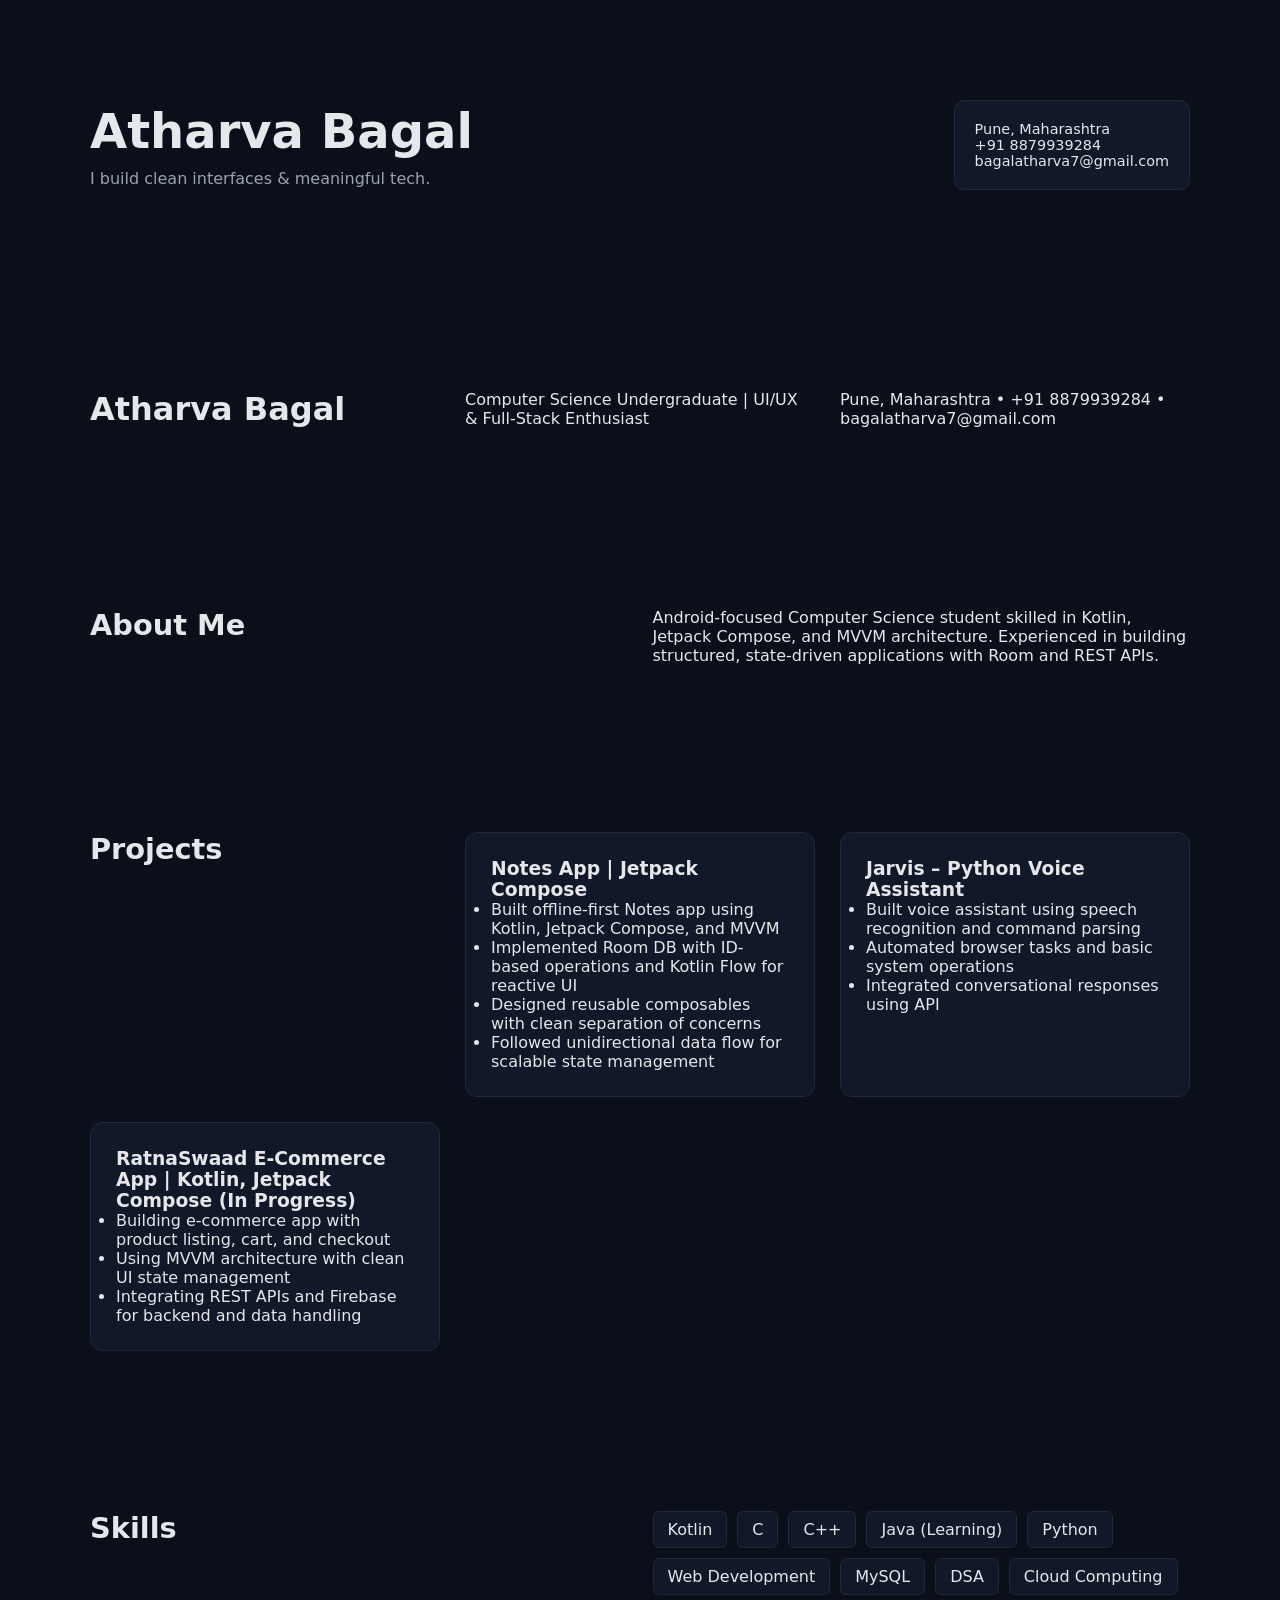
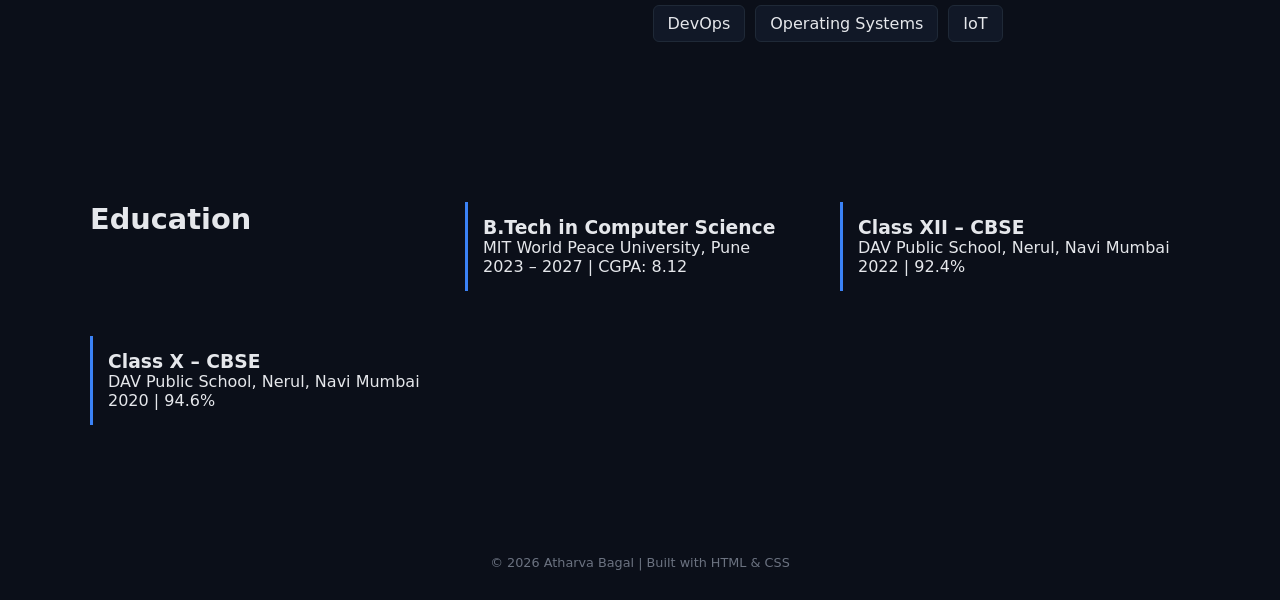
<file: index.html>
<!DOCTYPE html>
<html lang="en">

<header class="header">
    <div class="container header-grid">
        <div class="intro">
            <h1>Atharva Bagal</h1>
            <p class="tagline">I build clean interfaces & meaningful tech.</p>
        </div>

        <div class="info-box">
            <p>Pune, Maharashtra</p>
            <p>+91 8879939284</p>
            <p>bagalatharva7@gmail.com</p>
        </div>
    </div>
    <link rel="stylesheet" href="style.css">
</header>

<body>

    <!-- Header -->
    <header class="header">
        <div class="container project-grid">
            <h1>Atharva Bagal</h1>
            <p>Computer Science Undergraduate | UI/UX & Full-Stack Enthusiast</p>
            <div class="contact">
                <span>Pune, Maharashtra</span> •
                <span>+91 8879939284</span> •
                <span>bagalatharva7@gmail.com</span>
            </div>
        </div>
    </header>

    <!-- About -->
    <section class="section">
        <div class="container project-grid">
            <h2>About Me</h2>
            <p>
                Android-focused Computer Science student skilled in Kotlin, Jetpack Compose, and MVVM architecture. Experienced in building structured, state-driven applications with Room and REST APIs.
            </p>
        </div>
    </section>

    <!-- Projects -->
    <section class="section gray">
        <div class="container project-grid">
            <h2>Projects</h2>

            <div class="card">
                <h3>Notes App | Jetpack Compose</h3>

                <ul>
                    <li>Built offline-first Notes app using Kotlin, Jetpack Compose, and MVVM</li>
                    <li>Implemented Room DB with ID-based operations and Kotlin Flow for reactive UI</li>
                    <li>Designed reusable composables with clean separation of concerns</li>
                    <li>Followed unidirectional data flow for scalable state management</li>
                </ul>
            </div>

            <div class="card">
                <h3>Jarvis – Python Voice Assistant</h3>

                <ul>
                    <li>Built voice assistant using speech recognition and command parsing</li>
                    <li>Automated browser tasks and basic system operations</li>
                    <li>Integrated conversational responses using API</li>
                </ul>
            </div>

            <div class="card">
                <h3>RatnaSwaad E-Commerce App | Kotlin, Jetpack Compose (In Progress)</h3>
                
                <ul>
                    <li>Building e-commerce app with product listing, cart, and checkout</li>
                    <li>Using MVVM architecture with clean UI state management</li>
                    <li>Integrating REST APIs and Firebase for backend and data handling</li>
                </ul>
            </div>

        </div>
    </section>

    <!-- Skills -->
    <section class="section">
        <div class="container project-grid">
            <h2>Skills</h2>
            <div class="skills">
                <span>Kotlin</span>
                <span>C</span>
                <span>C++</span>
                <span>Java (Learning)</span>
                <span>Python</span>
                <span>Web Development</span>
                <span>MySQL</span>
                <span>DSA</span>
                <span>Cloud Computing</span>
                <span>DevOps</span>
                <span>Operating Systems</span>
                <span>IoT</span>
            </div>
        </div>
    </section>

    <!-- Education -->
    <section class="section gray">
        <div class="container project-grid">
            <h2>Education</h2>

            <div class="edu">
                <h3>B.Tech in Computer Science</h3>
                <p>MIT World Peace University, Pune</p>
                <p>2023 – 2027 | CGPA: 8.12</p>
            </div>

            <div class="edu">
                <h3>Class XII – CBSE</h3>
                <p>DAV Public School, Nerul, Navi Mumbai</p>
                <p>2022 | 92.4%</p>
            </div>

            <div class="edu">
                <h3>Class X – CBSE</h3>
                <p>DAV Public School, Nerul, Navi Mumbai</p>
                <p>2020 | 94.6%</p>
            </div>

        </div>
    </section>

    <!-- Footer -->
    <footer class="footer">
        <p>© 2026 Atharva Bagal | Built with HTML & CSS</p>
    </footer>

</body>

</html>
</file>
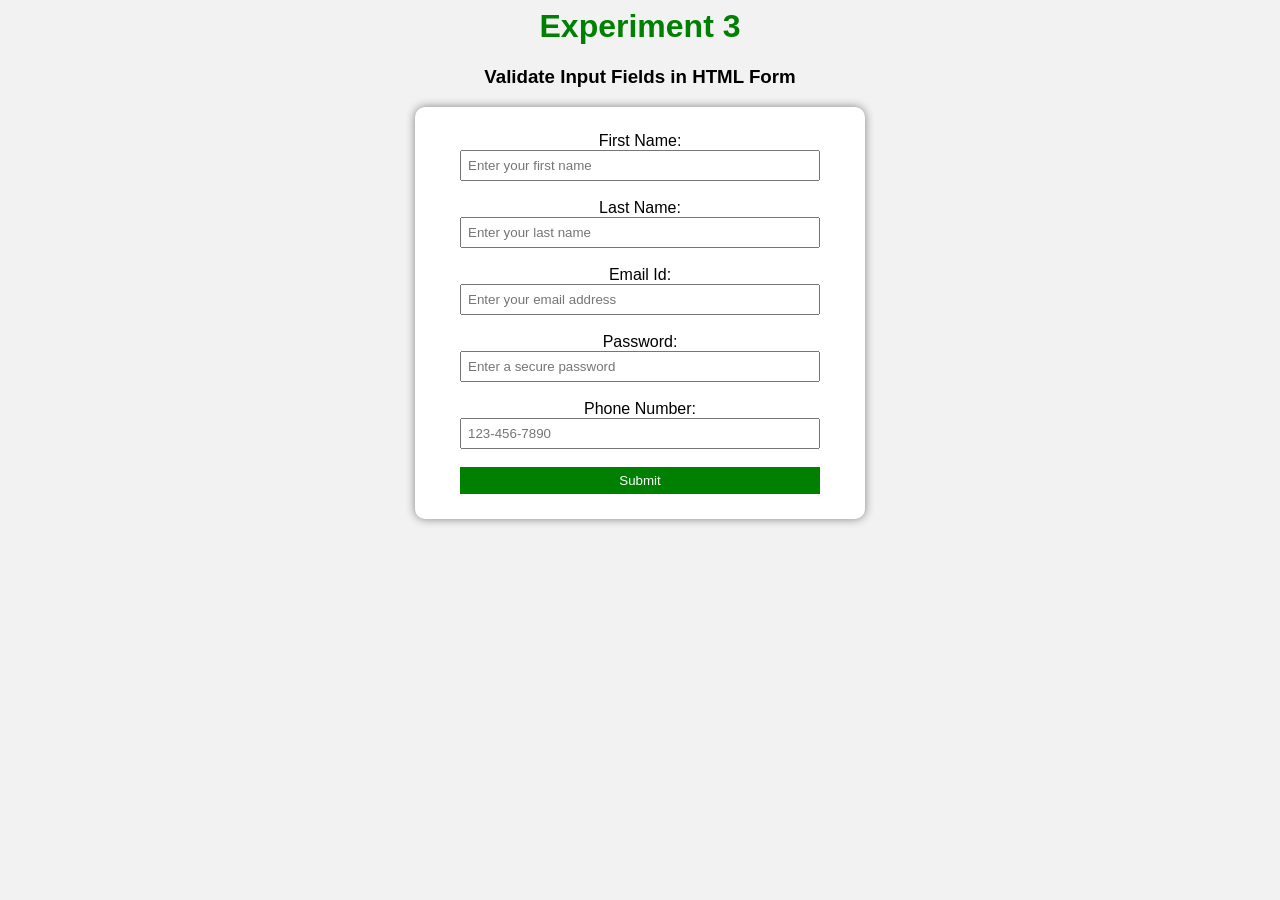
<file: form.html>
<html>

<head>

    <title>Form Validation</title>

    <script src="script.js"></script>

    <style>
        body {
            background: #f2f2f2;
            font-family: Arial;
        }

        form {
            background: white;
            padding: 25px;
            width: 400px;
            border-radius: 10px;
            box-shadow: 0px 0px 10px gray;
        }

        input {
            padding: 6px;
            width: 90%;
        }

        input[type="submit"] {
            background: green;
            color: white;
            border: none;
            cursor: pointer;
        }
    </style>

</head>

<body>

    <center>

        <h1 style="color: green;">
            Experiment 3
        </h1>

        <h3>
            Validate Input Fields in HTML Form
        </h3>

        <form onsubmit="return validateForm()">

            <label for="fname">First Name:</label><br>
            <input type="text" id="fname" placeholder="Enter your first name" required minlength="2">
            <br><br>

            <label for="lname">Last Name:</label><br>
            <input type="text" id="lname" placeholder="Enter your last name" required minlength="2">
            <br><br>

            <label for="email">Email Id:</label><br>
            <input type="email" id="email" placeholder="Enter your email address" required>
            <br><br>

            <label for="password">Password:</label><br>
            <input type="password" id="password" placeholder="Enter a secure password" required minlength="8">
            <br><br>

            <label for="phone">Phone Number:</label><br>
            <input type="tel" id="phone" placeholder="123-456-7890" pattern="[0-9]{3}-[0-9]{3}-[0-9]{4}"
                title="Format: 123-456-7890" required>
            <br><br>

            <input type="submit" value="Submit">

        </form>

    </center>

</body>

</html>
</file>
<file: style.css>
/* ========= MODERN PERSONAL PORTFOLIO ========= */

* {
    margin: 0;
    padding: 0;
    box-sizing: border-box;
}

body {
    font-family: system-ui, sans-serif;
    background: #0b0f19;
    color: #e5e7eb;
}

/* ---------- LAYOUT ---------- */
.container {
    width: 90%;
    max-width: 1100px;
    margin: auto;
}

/* ---------- HEADER ---------- */
.header {
    padding: 100px 0;
}

.header-grid {
    display: flex;
    justify-content: space-between;
    align-items: center;
    gap: 40px;
}

.intro h1 {
    font-size: 3rem;
    margin-bottom: 10px;
}

.tagline {
    color: #9ca3af;
}

/* right box */
.info-box {
    border: 1px solid #1f2937;
    padding: 20px;
    border-radius: 10px;
    background: #111827;
    font-size: 0.9rem;
}

/* ---------- SECTIONS ---------- */
.section {
    padding: 80px 0;
}

.section h2 {
    margin-bottom: 30px;
    font-size: 1.8rem;
}

/* ---------- PROJECT GRID ---------- */
.project-grid {
    display: grid;
    grid-template-columns: repeat(auto-fit, minmax(280px, 1fr));
    gap: 25px;
}

/* ---------- CARDS ---------- */
.card {
    background: #111827;
    padding: 25px;
    border-radius: 12px;
    border: 1px solid #1f2937;
    transition: 0.3s;
}

.card:hover {
    transform: translateY(-8px);
    border-color: #3b82f6;
}

.tag {
    font-size: 0.8rem;
    color: #60a5fa;
    margin-bottom: 10px;
    display: block;
}

/* ---------- SKILLS ---------- */
.skills {
    display: flex;
    flex-wrap: wrap;
    gap: 10px;
}

.skills span {
    background: #111827;
    padding: 8px 14px;
    border-radius: 6px;
    border: 1px solid #1f2937;
    transition: 0.3s;
}

.skills span:hover {
    background: #3b82f6;
}

/* ---------- EDUCATION ---------- */
.edu {
    margin-bottom: 20px;
    padding: 15px;
    border-left: 3px solid #3b82f6;
}

/* ---------- FOOTER ---------- */
.footer {
    text-align: center;
    padding: 30px;
    font-size: 0.8rem;
    color: #6b7280;
}

/* ---------- ANIMATIONS ---------- */
.fade {
    opacity: 0;
    transform: translateY(40px);
    transition: all 0.6s ease;
}

.fade.show {
    opacity: 1;
    transform: translateY(0);
}

/* ---------- RESPONSIVE ---------- */
@media (max-width: 768px) {
    .header-grid {
        flex-direction: column;
        align-items: flex-start;
    }

    .intro h1 {
        font-size: 2.2rem;
    }
}
</file>
